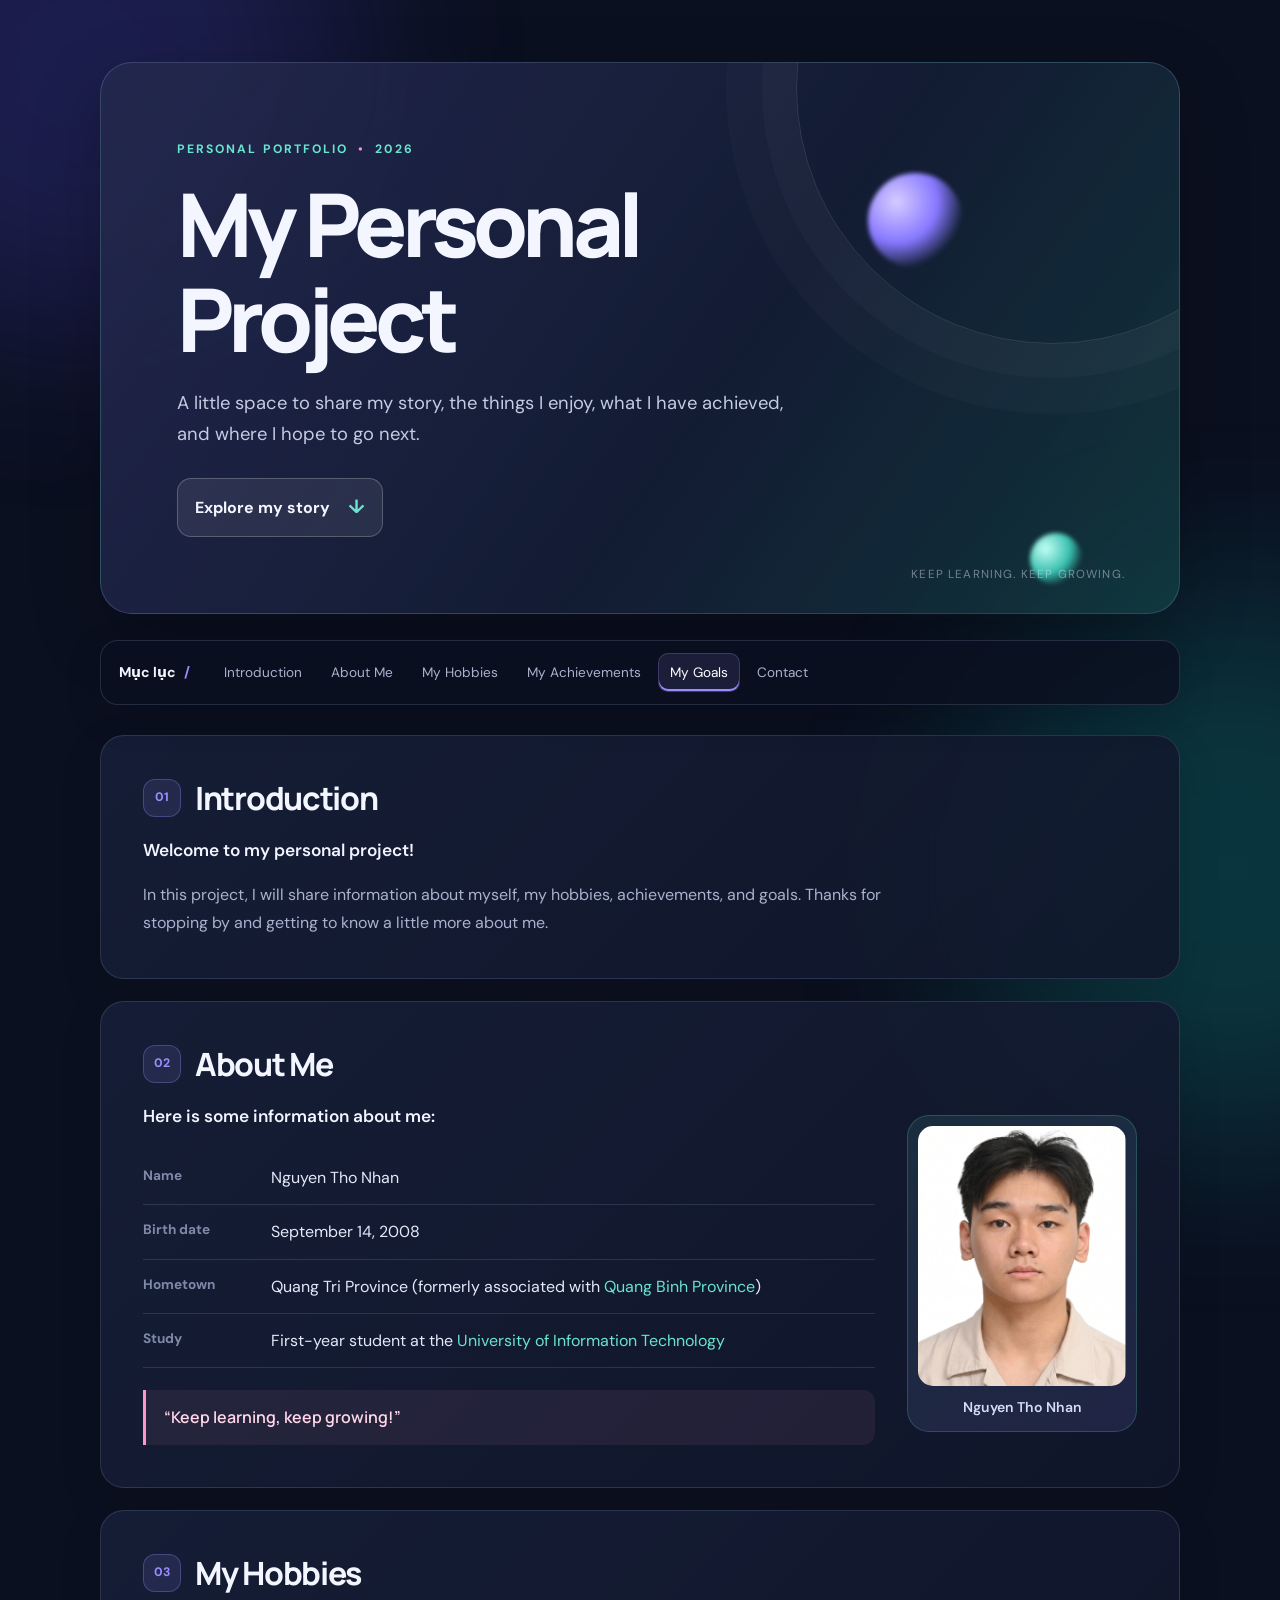
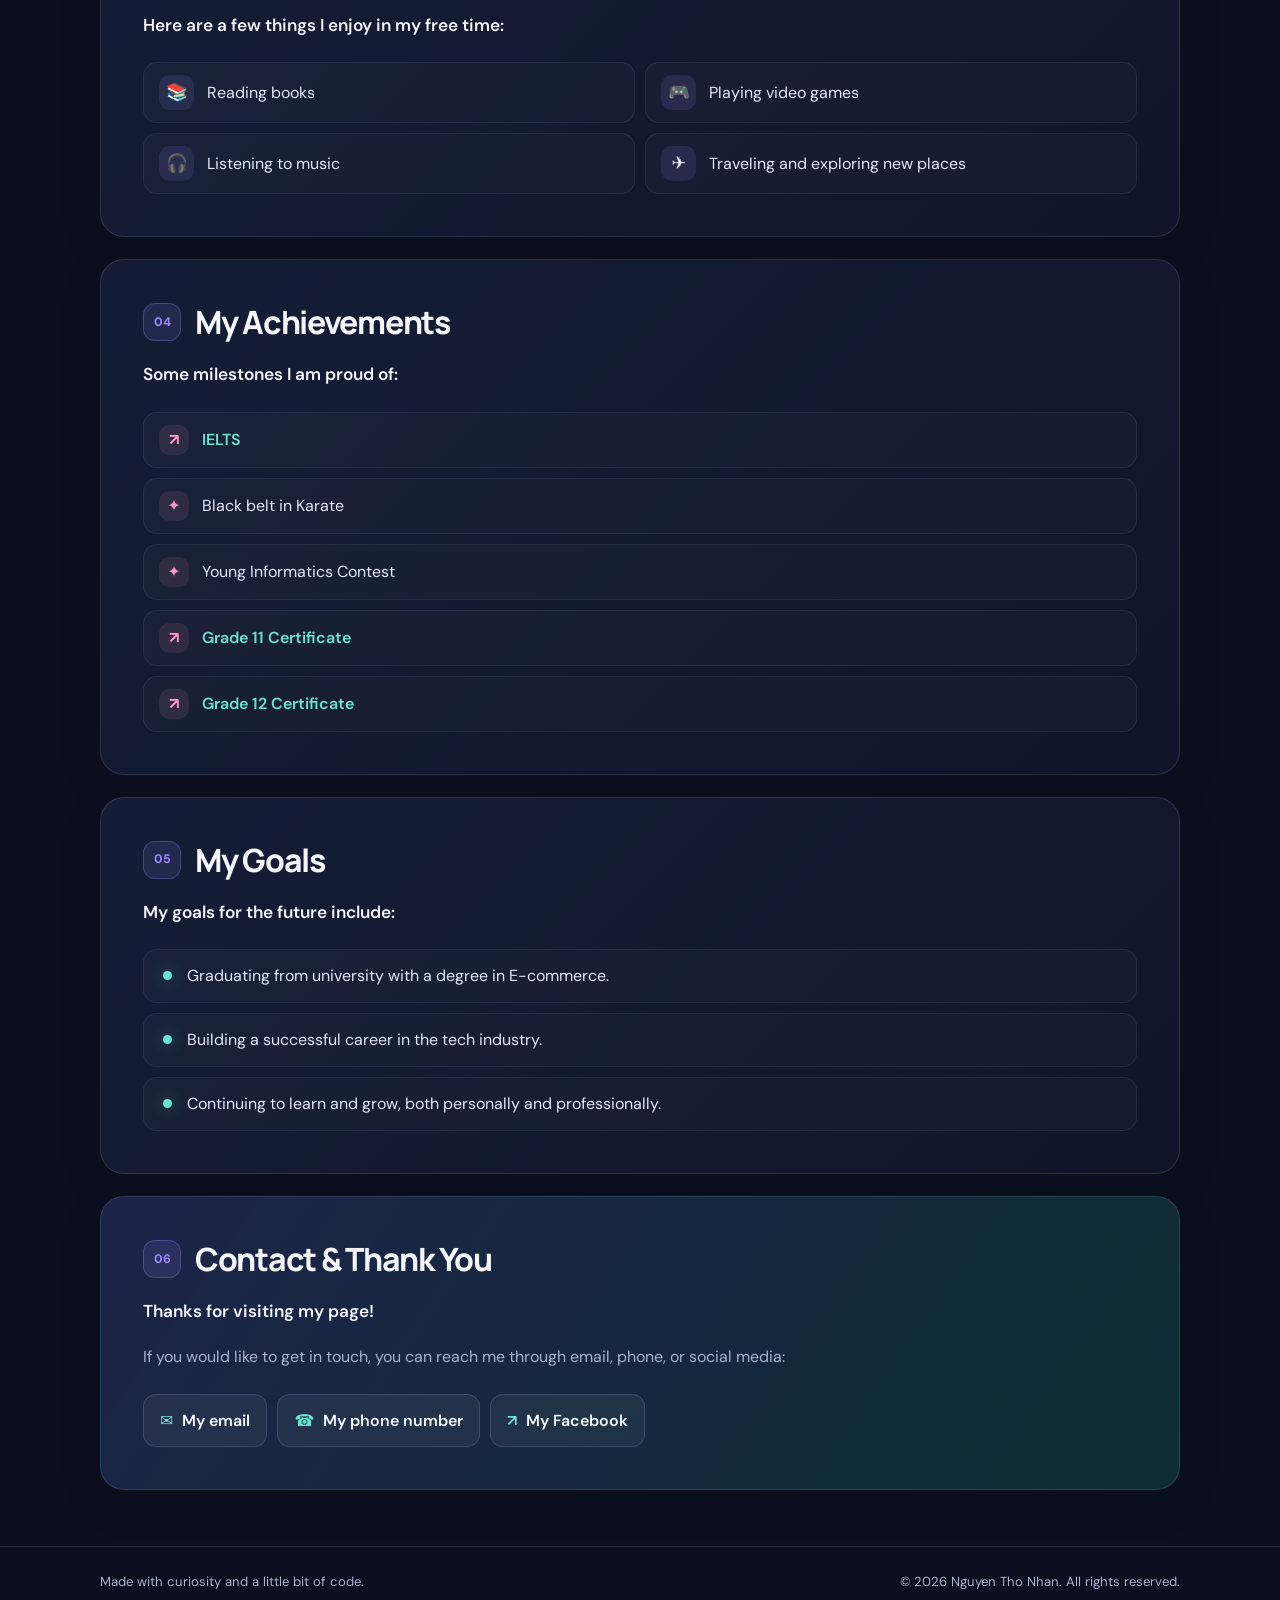
<file: index.html>
<!DOCTYPE html>
<html lang="en">
<head>
    <meta charset="utf-8">
    <meta name="viewport" content="width=device-width, initial-scale=1">
    <meta name="description" content="A personal portfolio sharing my background, hobbies, achievements, and goals.">

    <title>My Personal Project</title>

    <link href="linkinbio.css" rel="stylesheet">
    <link href="pic/favicon.ico" rel="icon" type="image/x-icon">

    <script src="linkinbio.js" defer></script>
</head>

<body>
    <div class="reading-progress" aria-hidden="true"></div>
    <a class="skip-link" href="#main-content">Skip to content</a>

    <header class="site-header" id="top">
        <div class="container">
            <div class="hero-card reveal">
                <div class="hero-orb hero-orb-one" aria-hidden="true"></div>
                <div class="hero-orb hero-orb-two" aria-hidden="true"></div>

                <p class="eyebrow">
                    PERSONAL PORTFOLIO <span>•</span> 2026
                </p>

                <h1>
                    My Personal Project
                </h1>

                <p class="hero-description">
                    A little space to share my story, the things I enjoy,
                    what I have achieved, and where I hope to go next.
                </p>

                <a class="hero-cta" href="#introduction">
                    Explore my story <span aria-hidden="true">↓</span>
                </a>

                <div class="hero-signature" aria-hidden="true">
                    Keep learning. Keep growing.
                </div>
            </div>
        </div>
    </header>

    <nav class="links container" aria-label="Table of contents">
        <p class="nav-title">Mục lục <span aria-hidden="true">/</span></p>

        <div class="nav-items">
            <a href="#introduction">Introduction</a>
            <a href="#about-me">About Me</a>
            <a href="#my-hobbies">My Hobbies</a>
            <a href="#my-achievements">My Achievements</a>
            <a href="#my-goals">My Goals</a>
            <a href="#contact">Contact</a>
        </div>
    </nav>

    <main class="container page-content" id="main-content">

        <section class="content-card reveal" id="introduction">
            <h2><span class="section-number">01</span> Introduction</h2>

            <p class="lead">Welcome to my personal project!</p>

            <p>
                In this project, I will share information about myself,
                my hobbies, achievements, and goals. Thanks for stopping
                by and getting to know a little more about me.
            </p>
        </section>

        <section class="content-card reveal" id="about-me">
            <h2><span class="section-number">02</span> About Me</h2>

            <div class="about-grid">
                <div class="about-details">
                    <p class="lead">Here is some information about me:</p>

                    <div class="info-list">
                        <p class="info-row">
                            <span class="info-label">Name</span>
                            <span>Nguyen Tho Nhan</span>
                        </p>

                        <p class="info-row">
                            <span class="info-label">Birth date</span>
                            <span>September 14, 2008</span>
                        </p>

                        <p class="info-row">
                            <span class="info-label">Hometown</span>
                            <span>
                                Quang Tri Province (formerly associated with
                                <a href="https://en.wikipedia.org/wiki/Quang_Binh_Province"
                                   target="_blank"
                                   rel="noopener noreferrer">Quang Binh Province</a>)
                            </span>
                        </p>

                        <p class="info-row">
                            <span class="info-label">Study</span>
                            <span>
                                First-year student at the
                                <a href="https://www.uit.edu.vn/"
                                   target="_blank"
                                   rel="noopener noreferrer">University of Information Technology</a>
                            </span>
                        </p>
                    </div>

                    <blockquote class="slogan">
                        “Keep learning, keep growing!”
                    </blockquote>
                </div>

                <figure class="avatar-frame">
                    <img
                        id="avt"
                        src="pic/Screenshot 2026-08-11 155703.png"
                        alt="Portrait of Nguyen Tho Nhan"
                    >
                    <figcaption>Nguyen Tho Nhan</figcaption>
                </figure>
            </div>
        </section>

        <section class="content-card reveal" id="my-hobbies">
            <h2><span class="section-number">03</span> My Hobbies</h2>

            <p class="lead">
                Here are a few things I enjoy in my free time:
            </p>

            <ul class="feature-list hobby-list">
                <li>
                    <span class="list-icon" aria-hidden="true">📚</span>
                    <span>Reading books</span>
                </li>
                <li>
                    <span class="list-icon" aria-hidden="true">🎮</span>
                    <span>Playing video games</span>
                </li>
                <li>
                    <span class="list-icon" aria-hidden="true">🎧</span>
                    <span>Listening to music</span>
                </li>
                <li>
                    <span class="list-icon" aria-hidden="true">✈️</span>
                    <span>Traveling and exploring new places</span>
                </li>
            </ul>
        </section>

        <section class="content-card reveal" id="my-achievements">
            <h2><span class="section-number">04</span> My Achievements</h2>

            <p class="lead">Some milestones I am proud of:</p>

            <ul class="feature-list achievement-list">
                <li>
                    <span class="achievement-mark" aria-hidden="true">↗</span>
                    <a href="pic/ielt.png" target="_blank" rel="noopener noreferrer">IELTS</a>
                </li>
                <li>
                    <span class="achievement-mark" aria-hidden="true">✦</span>
                    <span>Black belt in Karate</span>
                </li>
                <li>
                    <span class="achievement-mark" aria-hidden="true">✦</span>
                    <span>Young Informatics Contest</span>
                </li>
                <li>
                    <span class="achievement-mark" aria-hidden="true">↗</span>
                    <a href="pic/hsg11.png" target="_blank" rel="noopener noreferrer">Grade 11 Certificate</a>
                </li>
                <li>
                    <span class="achievement-mark" aria-hidden="true">↗</span>
                    <a href="pic/hsg12.png" target="_blank" rel="noopener noreferrer">Grade 12 Certificate</a>
                </li>
            </ul>
        </section>

        <section class="content-card reveal" id="my-goals">
            <h2><span class="section-number">05</span> My Goals</h2>

            <p class="lead">My goals for the future include:</p>

            <ul class="goal-list">
                <li>
                    <span class="goal-dot" aria-hidden="true"></span>
                    <span>Graduating from university with a degree in E-commerce.</span>
                </li>
                <li>
                    <span class="goal-dot" aria-hidden="true"></span>
                    <span>Building a successful career in the tech industry.</span>
                </li>
                <li>
                    <span class="goal-dot" aria-hidden="true"></span>
                    <span>Continuing to learn and grow, both personally and professionally.</span>
                </li>
            </ul>
        </section>

        <section class="content-card contact-card reveal" id="contact">
            <h2><span class="section-number">06</span> Contact &amp; Thank You</h2>

            <p class="lead">Thanks for visiting my page!</p>

            <p>
                If you would like to get in touch, you can reach me
                through email, phone, or social media:
            </p>

            <ul class="contact-list">
                <li>
                    <a href="mailto:thonhan6.1@gmail.com">
                        <span aria-hidden="true">✉</span> My email
                    </a>
                </li>
                <li>
                    <a href="tel:0913295121">
                        <span aria-hidden="true">☎</span> My phone number
                    </a>
                </li>
                <li>
                    <a href="https://web.facebook.com/tho.nhan.389813"
                       target="_blank"
                       rel="noopener noreferrer">
                        <span aria-hidden="true">↗</span> My Facebook
                    </a>
                </li>
            </ul>
        </section>

    </main>

    <footer class="site-footer">
        <div class="container footer-inner">
            <p>Made with curiosity and a little bit of code.</p>

            <p>
                © <span id="current-year">2026</span>
                Nguyen Tho Nhan. All rights reserved.
            </p>
        </div>
    </footer>
</body>
</html>
</file>
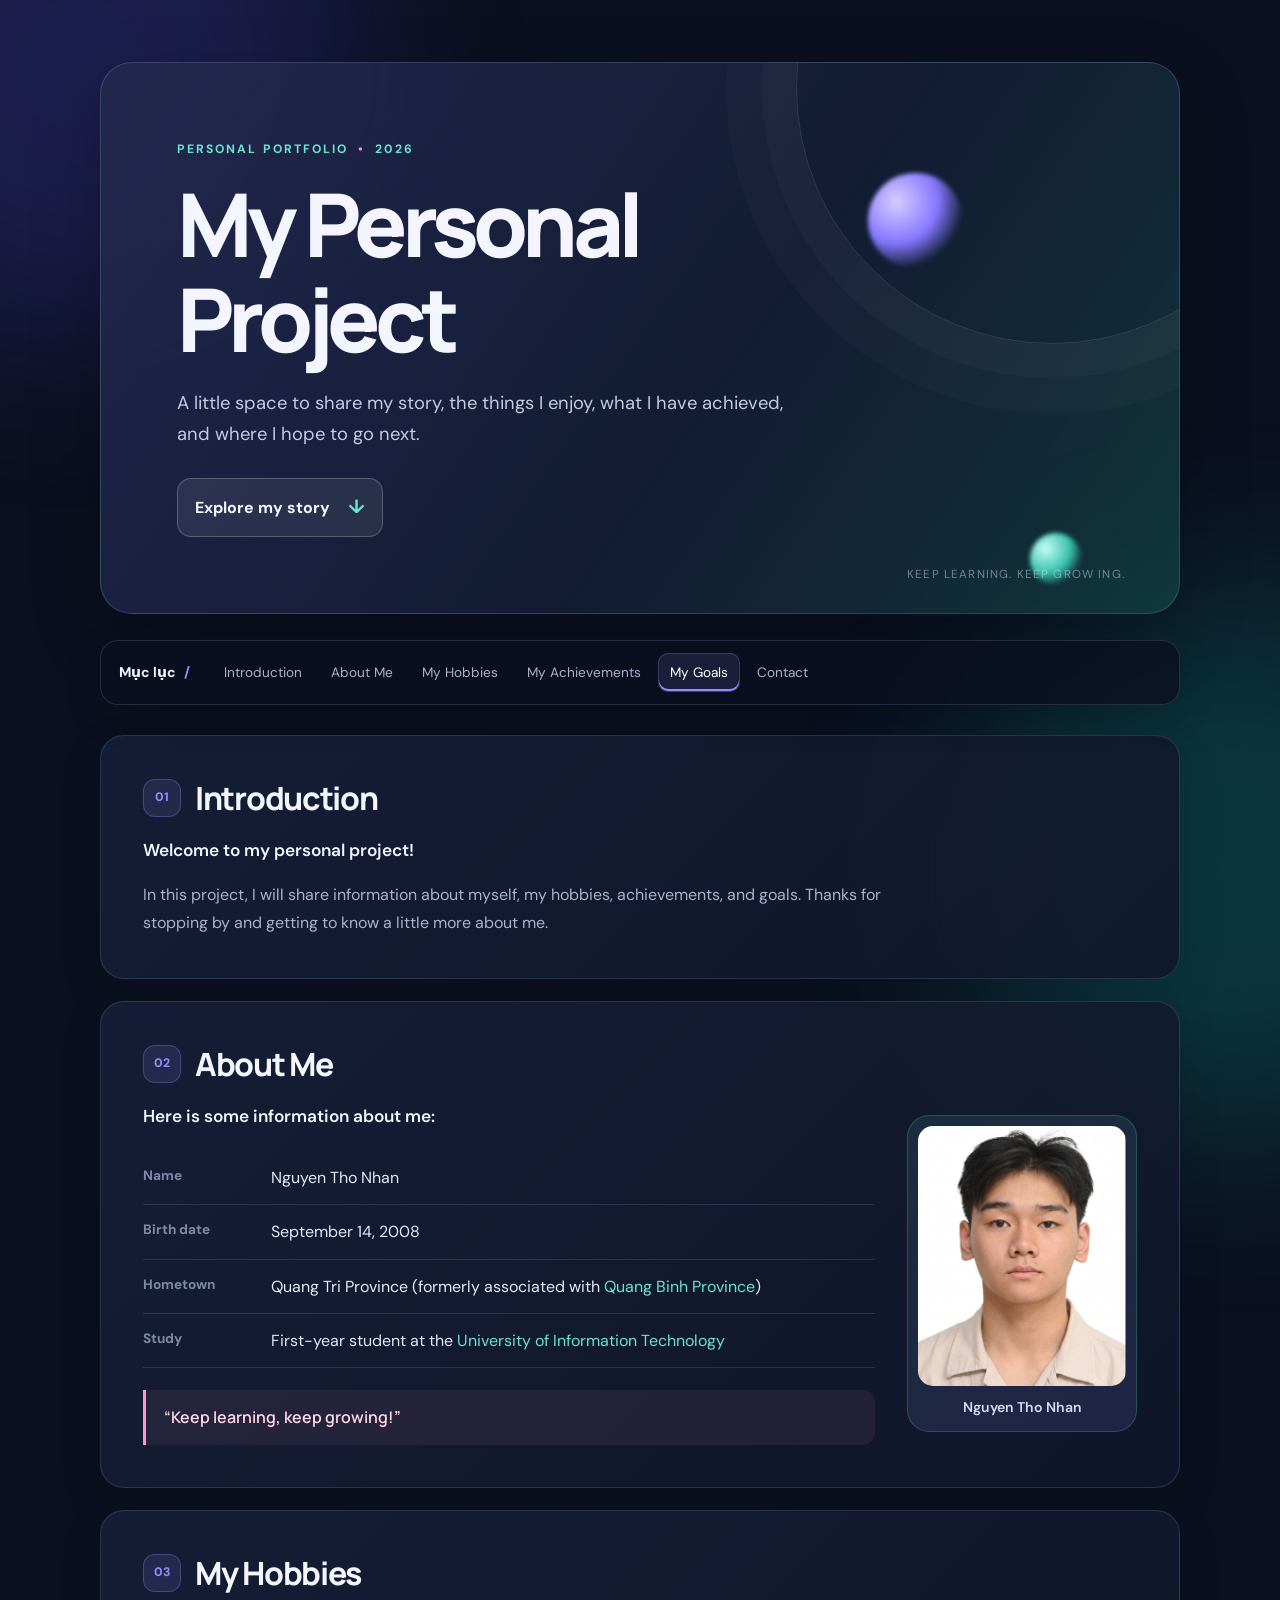
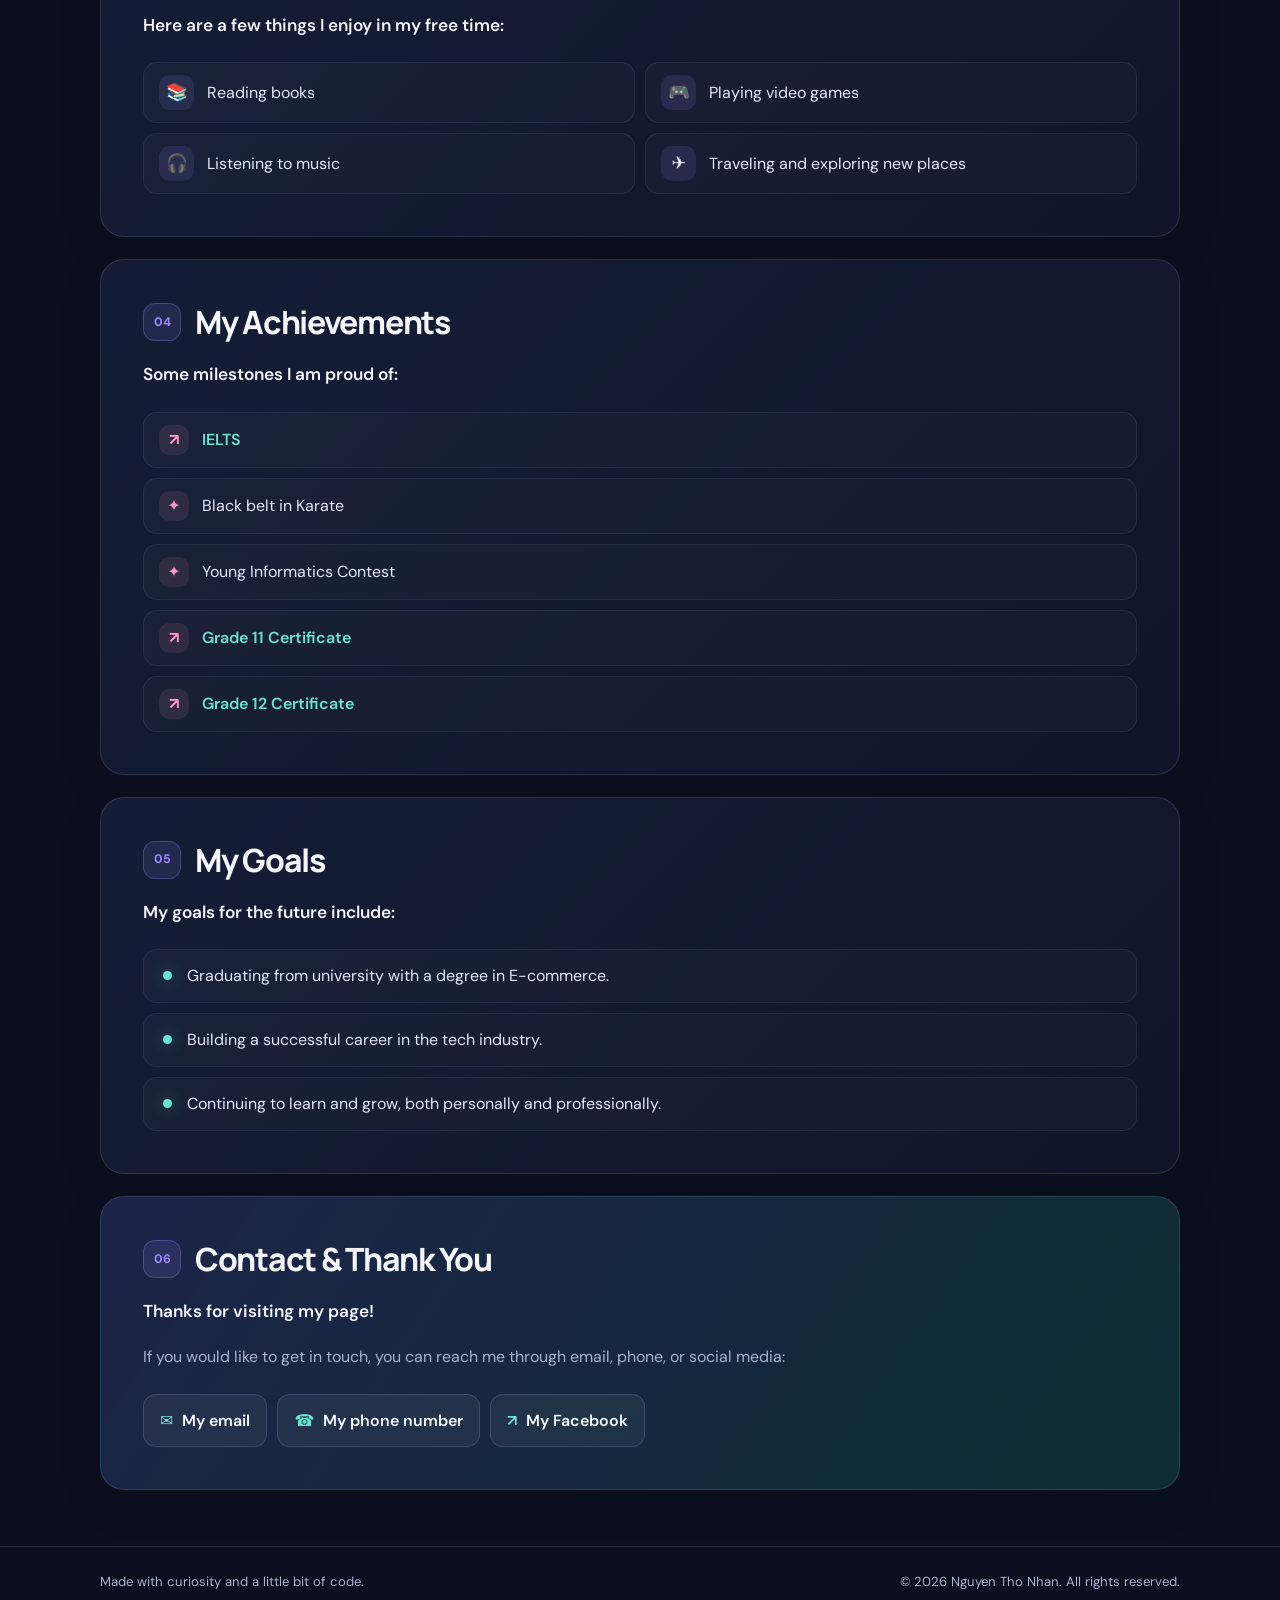
<file: linkinbio.html>
<!DOCTYPE html>
<html lang="en">
<head>
    <meta charset="utf-8">
    <meta name="viewport" content="width=device-width, initial-scale=1">
    <meta name="description" content="A personal portfolio sharing my background, hobbies, achievements, and goals.">

    <title>My Personal Project</title>

    <link href="linkinbio.css" rel="stylesheet">
    <link href="pic/favicon.ico" rel="icon" type="image/x-icon">

    <script src="linkinbio.js" defer></script>
</head>

<body>
    <div class="reading-progress" aria-hidden="true"></div>
    <a class="skip-link" href="#main-content">Skip to content</a>

    <header class="site-header" id="top">
        <div class="container">
            <div class="hero-card reveal">
                <div class="hero-orb hero-orb-one" aria-hidden="true"></div>
                <div class="hero-orb hero-orb-two" aria-hidden="true"></div>

                <p class="eyebrow">
                    PERSONAL PORTFOLIO <span>•</span> 2026
                </p>

                <h1>
                    My Personal Project
                </h1>

                <p class="hero-description">
                    A little space to share my story, the things I enjoy,
                    what I have achieved, and where I hope to go next.
                </p>

                <a class="hero-cta" href="#introduction">
                    Explore my story <span aria-hidden="true">↓</span>
                </a>

                <div class="hero-signature" aria-hidden="true">
                    Keep learning. Keep grow
                    
                    ing.
                </div>
            </div>
        </div>
    </header>

    <nav class="links container" aria-label="Table of contents">
        <p class="nav-title">Mục lục <span aria-hidden="true">/</span></p>

        <div class="nav-items">
            <a href="#introduction">Introduction</a>
            <a href="#about-me">About Me</a>
            <a href="#my-hobbies">My Hobbies</a>
            <a href="#my-achievements">My Achievements</a>
            <a href="#my-goals">My Goals</a>
            <a href="#contact">Contact</a>
        </div>
    </nav>

    <main class="container page-content" id="main-content">

        <section class="content-card reveal" id="introduction">
            <h2><span class="section-number">01</span> Introduction</h2>

            <p class="lead">Welcome to my personal project!</p>

            <p>
                In this project, I will share information about myself,
                my hobbies, achievements, and goals. Thanks for stopping
                by and getting to know a little more about me.
            </p>
        </section>

        <section class="content-card reveal" id="about-me">
            <h2><span class="section-number">02</span> About Me</h2>

            <div class="about-grid">
                <div class="about-details">
                    <p class="lead">Here is some information about me:</p>

                    <div class="info-list">
                        <p class="info-row">
                            <span class="info-label">Name</span>
                            <span>Nguyen Tho Nhan</span>
                        </p>

                        <p class="info-row">
                            <span class="info-label">Birth date</span>
                            <span>September 14, 2008</span>
                        </p>

                        <p class="info-row">
                            <span class="info-label">Hometown</span>
                            <span>
                                Quang Tri Province (formerly associated with
                                <a href="https://en.wikipedia.org/wiki/Quang_Binh_Province"
                                   target="_blank"
                                   rel="noopener noreferrer">Quang Binh Province</a>)
                            </span>
                        </p>

                        <p class="info-row">
                            <span class="info-label">Study</span>
                            <span>
                                First-year student at the
                                <a href="https://www.uit.edu.vn/"
                                   target="_blank"
                                   rel="noopener noreferrer">University of Information Technology</a>
                            </span>
                        </p>
                    </div>

                    <blockquote class="slogan">
                        “Keep learning, keep growing!”
                    </blockquote>
                </div>

                <figure class="avatar-frame">
                    <img
                        id="avt"
                        src="pic/Screenshot 2026-08-11 155703.png"
                        alt="Portrait of Nguyen Tho Nhan"
                    >
                    <figcaption>Nguyen Tho Nhan</figcaption>
                </figure>
            </div>
        </section>

        <section class="content-card reveal" id="my-hobbies">
            <h2><span class="section-number">03</span> My Hobbies</h2>

            <p class="lead">
                Here are a few things I enjoy in my free time:
            </p>

            <ul class="feature-list hobby-list">
                <li>
                    <span class="list-icon" aria-hidden="true">📚</span>
                    <span>Reading books</span>
                </li>
                <li>
                    <span class="list-icon" aria-hidden="true">🎮</span>
                    <span>Playing video games</span>
                </li>
                <li>
                    <span class="list-icon" aria-hidden="true">🎧</span>
                    <span>Listening to music</span>
                </li>
                <li>
                    <span class="list-icon" aria-hidden="true">✈️</span>
                    <span>Traveling and exploring new places</span>
                </li>
            </ul>
        </section>

        <section class="content-card reveal" id="my-achievements">
            <h2><span class="section-number">04</span> My Achievements</h2>

            <p class="lead">Some milestones I am proud of:</p>

            <ul class="feature-list achievement-list">
                <li>
                    <span class="achievement-mark" aria-hidden="true">↗</span>
                    <a href="pic/ielts.png" target="_blank" rel="noopener noreferrer">IELTS</a>
                </li>
                <li>
                    <span class="achievement-mark" aria-hidden="true">✦</span>
                    <span>Black belt in Karate</span>
                </li>
                <li>
                    <span class="achievement-mark" aria-hidden="true">✦</span>
                    <span>Young Informatics Contest</span>
                </li>
                <li>
                    <span class="achievement-mark" aria-hidden="true">↗</span>
                    <a href="pic/hsg11.png" target="_blank" rel="noopener noreferrer">Grade 11 Certificate</a>
                </li>
                <li>
                    <span class="achievement-mark" aria-hidden="true">↗</span>
                    <a href="pic/hsg12.png" target="_blank" rel="noopener noreferrer">Grade 12 Certificate</a>
                </li>
            </ul>
        </section>

        <section class="content-card reveal" id="my-goals">
            <h2><span class="section-number">05</span> My Goals</h2>

            <p class="lead">My goals for the future include:</p>

            <ul class="goal-list">
                <li>
                    <span class="goal-dot" aria-hidden="true"></span>
                    <span>Graduating from university with a degree in E-commerce.</span>
                </li>
                <li>
                    <span class="goal-dot" aria-hidden="true"></span>
                    <span>Building a successful career in the tech industry.</span>
                </li>
                <li>
                    <span class="goal-dot" aria-hidden="true"></span>
                    <span>Continuing to learn and grow, both personally and professionally.</span>
                </li>
            </ul>
        </section>

        <section class="content-card contact-card reveal" id="contact">
            <h2><span class="section-number">06</span> Contact &amp; Thank You</h2>

            <p class="lead">Thanks for visiting my page!</p>

            <p>
                If you would like to get in touch, you can reach me
                through email, phone, or social media:
            </p>

            <ul class="contact-list">
                <li>
                    <a href="mailto:thonhan6.1@gmail.com">
                        <span aria-hidden="true">✉</span> My email
                    </a>
                </li>
                <li>
                    <a href="tel:0913295121">
                        <span aria-hidden="true">☎</span> My phone number
                    </a>
                </li>
                <li>
                    <a href="https://web.facebook.com/tho.nhan.389813"
                       target="_blank"
                       rel="noopener noreferrer">
                        <span aria-hidden="true">↗</span> My Facebook
                    </a>
                </li>
            </ul>
        </section>

    </main>

    <footer class="site-footer">
        <div class="container footer-inner">
            <p>Made with curiosity and a little bit of code.</p>

            <p>
                © <span id="current-year">2026</span>
                Nguyen Tho Nhan. All rights reserved.
            </p>
        </div>
    </footer>
</body>
</html>
</file>
<file: linkinbio.css>
@import url('https://fonts.googleapis.com/css2?family=DM+Sans:wght@400;500;600;700&family=Manrope:wght@400;500;600;700;800&display=swap');

:root {
    color-scheme: dark;
    --bg: #0b1020;
    --surface: rgba(18, 26, 48, 0.82);
    --surface-strong: #141d35;
    --text: #f4f6ff;
    --muted: #a9b2ce;
    --line: rgba(173, 189, 235, 0.16);
    --purple: #9a8cff;
    --cyan: #69e4d0;
    --pink: #ff95c8;
    --radius: 24px;
    --shadow: 0 24px 70px rgba(0, 0, 0, 0.24);
}

* { box-sizing: border-box; }
html { scroll-behavior: smooth; scroll-padding-top: 110px; }
body {
    margin: 0;
    min-height: 100vh;
    overflow-x: hidden;
    background: var(--bg);
    color: var(--text);
    font-family: 'DM Sans', system-ui, -apple-system, BlinkMacSystemFont, 'Segoe UI', sans-serif;
    line-height: 1.7;
}
body::before,
body::after {
    position: fixed;
    z-index: -1;
    width: 34rem;
    height: 34rem;
    border-radius: 50%;
    content: '';
    pointer-events: none;
    filter: blur(95px);
    opacity: 0.2;
    animation: ambient-float 18s ease-in-out infinite alternate;
}
body::before { top: -13rem; left: -12rem; background: #6255ff; }
body::after { right: -14rem; bottom: -15rem; background: #0bcab7; animation-delay: -8s; }

a { color: var(--cyan); text-decoration: none; text-underline-offset: 4px; transition: color 180ms ease, opacity 180ms ease; }
a:hover { color: #b5fff2; }
a:focus-visible, button:focus-visible { outline: 3px solid var(--pink); outline-offset: 4px; }
img { max-width: 100%; }
.container { width: min(1080px, calc(100% - 40px)); margin-inline: auto; }

.reading-progress {
    position: fixed;
    z-index: 1000;
    inset: 0 auto auto 0;
    width: 100%;
    height: 4px;
    background: linear-gradient(90deg, var(--purple), var(--pink), var(--cyan));
    transform: scaleX(0);
    transform-origin: left center;
    box-shadow: 0 0 18px rgba(154, 140, 255, 0.6);
}
.skip-link {
    position: fixed;
    z-index: 1100;
    top: 10px;
    left: 10px;
    padding: 10px 14px;
    transform: translateY(-150%);
    border-radius: 12px;
    background: white;
    color: #111827;
}
.skip-link:focus { transform: translateY(0); }

.site-header { padding: 62px 0 26px; }
.hero-card {
    position: relative;
    isolation: isolate;
    overflow: hidden;
    padding: clamp(30px, 7vw, 76px);
    border: 1px solid rgba(186, 196, 255, 0.2);
    border-radius: 32px;
    background: linear-gradient(125deg, rgba(35, 39, 78, 0.97), rgba(20, 29, 53, 0.92) 58%, rgba(18, 65, 68, 0.75));
    box-shadow: var(--shadow);
}
.hero-card::before {
    position: absolute;
    z-index: -1;
    top: -42%;
    right: -12%;
    width: min(47vw, 510px);
    aspect-ratio: 1;
    border: 1px solid rgba(255, 255, 255, 0.12);
    border-radius: 50%;
    content: '';
    box-shadow: 0 0 0 34px rgba(255, 255, 255, 0.025), 0 0 0 70px rgba(255, 255, 255, 0.02);
}
.hero-orb { position: absolute; z-index: -1; border-radius: 50%; filter: blur(2px); pointer-events: none; }
.hero-orb-one { top: 20%; right: 20%; width: 95px; height: 95px; background: radial-gradient(circle at 30% 30%, #d7ccff, #8677ff 44%, rgba(134, 119, 255, 0) 72%); animation: orb-drift 9s ease-in-out infinite; }
.hero-orb-two { right: 9%; bottom: 5%; width: 52px; height: 52px; background: radial-gradient(circle at 30% 30%, #c3fff5, #38bfae 48%, rgba(56, 191, 174, 0) 74%); animation: orb-drift 7s ease-in-out infinite reverse; }
.eyebrow { margin: 0 0 16px; color: var(--cyan); font-size: 0.76rem; font-weight: 700; letter-spacing: 0.17em; }
.eyebrow span { padding-inline: 5px; color: var(--pink); }
h1, h2 { font-family: 'Manrope', 'DM Sans', sans-serif; }
h1 { max-width: 750px; margin: 0; font-size: clamp(2.5rem, 7vw, 5.5rem); font-weight: 800; letter-spacing: -0.065em; line-height: 1.08; }
.title-dot { color: var(--pink); }
.hero-description { max-width: 610px; margin: 22px 0 28px; color: #c4cbe2; font-size: clamp(1rem, 1.7vw, 1.15rem); }
.hero-cta { display: inline-flex; align-items: center; gap: 18px; padding: 12px 17px; border: 1px solid rgba(255,255,255,.22); border-radius: 14px; background: rgba(255,255,255,.08); color: var(--text); font-weight: 700; transition: transform 180ms ease, background 180ms ease, border-color 180ms ease; }
.hero-cta:hover { transform: translateY(-3px); border-color: rgba(105, 228, 208, .7); background: rgba(105, 228, 208, .12); color: white; }
.hero-cta span { color: var(--cyan); font-size: 1.2rem; }
.hero-signature { position: absolute; right: clamp(24px, 5vw, 54px); bottom: 28px; color: rgba(232, 236, 255, .46); font-size: .73rem; letter-spacing: .1em; text-transform: uppercase; }

.links {
    position: sticky;
    z-index: 100;
    top: 12px;
    display: flex;
    align-items: center;
    gap: 18px;
    margin-bottom: 30px;
    padding: 12px 14px;
    border: 1px solid var(--line);
    border-radius: 18px;
    background: rgba(11, 16, 32, .82);
    box-shadow: 0 12px 36px rgba(0, 0, 0, .16);
    backdrop-filter: blur(18px);
}
.nav-title { flex: 0 0 auto; margin: 0 4px; color: var(--text); font-weight: 700; font-size: .88rem; white-space: nowrap; }
.nav-title span { padding-left: 5px; color: var(--purple); }
.nav-items { display: flex; flex-wrap: wrap; align-items: center; gap: 5px; }
.nav-items a { padding: 7px 11px; border: 1px solid transparent; border-radius: 10px; color: var(--muted); font-size: .85rem; transition: color 180ms ease, background 180ms ease, border-color 180ms ease; }
.nav-items a:hover, .nav-items a.active { border-color: rgba(154, 140, 255, .25); background: rgba(154, 140, 255, .12); color: #fff; }
.nav-items a.active { box-shadow: inset 0 -2px 0 var(--purple); }

.page-content { display: grid; gap: 22px; padding-bottom: 56px; }
.content-card {
    position: relative;
    overflow: hidden;
    padding: clamp(24px, 4.2vw, 42px);
    border: 1px solid var(--line);
    border-radius: var(--radius);
    background: linear-gradient(135deg, rgba(22, 31, 56, .91), rgba(16, 23, 43, .89));
    box-shadow: 0 14px 44px rgba(0, 0, 0, .12);
    scroll-margin-top: 110px;
    transition: border-color 250ms ease, transform 250ms ease, box-shadow 250ms ease;
}
.content-card:hover { border-color: rgba(154, 140, 255, .32); box-shadow: 0 20px 56px rgba(0, 0, 0, .2); }
.content-card h2 { display: flex; align-items: center; gap: 14px; margin: 0 0 18px; font-size: clamp(1.45rem, 3vw, 2rem); font-weight: 750; letter-spacing: -.04em; line-height: 1.25; }
.section-number { display: inline-grid; flex: 0 0 auto; width: 38px; height: 38px; place-items: center; border: 1px solid rgba(154, 140, 255, .3); border-radius: 12px; background: rgba(154, 140, 255, .12); color: var(--purple); font-family: 'DM Sans', sans-serif; font-size: .77rem; letter-spacing: 0; }
p { color: var(--muted); }
.content-card p { max-width: 760px; }
.lead { margin: 0 0 12px; color: #f2f4ff; font-size: 1.08rem; font-weight: 600; }
.content-card > p:last-child { margin-bottom: 0; }
.about-grid { display: grid; grid-template-columns: minmax(0, 1fr) 230px; align-items: center; gap: 32px; }
.info-list { display: grid; gap: 0; margin-top: 20px; }
.info-row { display: grid; grid-template-columns: 112px minmax(0, 1fr); gap: 16px; margin: 0; padding: 13px 0; border-bottom: 1px solid var(--line); overflow-wrap: anywhere; }
.info-label { color: #7f8aa9; font-size: .85rem; font-weight: 700; }
.info-row > span:last-child { color: #e4e8fa; }
.slogan { margin: 22px 0 0; padding: 14px 18px; border-left: 3px solid var(--pink); border-radius: 0 12px 12px 0; background: rgba(255, 149, 200, .07); color: #ffd7e9; font-family: 'Manrope', sans-serif; font-weight: 600; }
.avatar-frame { margin: 0; padding: 10px; border: 1px solid rgba(105, 228, 208, .2); border-radius: 22px; background: linear-gradient(145deg, rgba(105, 228, 208, .1), rgba(154, 140, 255, .12)); text-align: center; }
.avatar-frame img { display: block; width: 100%; aspect-ratio: 4 / 5; border-radius: 15px; background: #222c48; object-fit: cover; transition: transform 350ms ease, filter 350ms ease; }
.avatar-frame:hover img { transform: scale(1.025); filter: saturate(1.08); }
.avatar-frame figcaption { padding: 10px 4px 1px; color: #d5dcf6; font-size: .88rem; font-weight: 600; }

.feature-list, .goal-list { display: grid; gap: 10px; margin: 22px 0 0; padding: 0; list-style: none; }
.feature-list li, .goal-list li { display: flex; align-items: center; gap: 13px; min-height: 54px; padding: 12px 15px; border: 1px solid rgba(173, 189, 235, .1); border-radius: 14px; background: rgba(255, 255, 255, .025); color: #e4e8fa; transition: transform 200ms ease, background 200ms ease, border-color 200ms ease; }
.feature-list li:hover, .goal-list li:hover { transform: translateX(4px); border-color: rgba(105, 228, 208, .25); background: rgba(105, 228, 208, .05); }
.hobby-list { grid-template-columns: repeat(2, minmax(0, 1fr)); }
.list-icon { display: inline-grid; flex: 0 0 auto; width: 35px; height: 35px; place-items: center; border-radius: 11px; background: rgba(154, 140, 255, .12); font-size: 1.1rem; }
.achievement-list a { font-weight: 600; }
.achievement-mark { display: inline-grid; flex: 0 0 auto; width: 30px; height: 30px; place-items: center; border-radius: 10px; background: rgba(255, 149, 200, .1); color: var(--pink); font-weight: 700; }
.goal-list li { align-items: flex-start; }
.goal-dot { flex: 0 0 auto; width: 9px; height: 9px; margin: 9px 2px 0 4px; border-radius: 50%; background: var(--cyan); box-shadow: 0 0 15px rgba(105, 228, 208, .45); }
.contact-card { background: linear-gradient(125deg, rgba(31, 37, 75, .95), rgba(14, 48, 53, .9)); }
.contact-list { display: flex; flex-wrap: wrap; gap: 10px; margin: 24px 0 0; padding: 0; list-style: none; }
.contact-list a { display: inline-flex; align-items: center; gap: 9px; padding: 12px 16px; border: 1px solid rgba(173, 189, 235, .2); border-radius: 13px; background: rgba(255, 255, 255, .05); color: #f4f6ff; font-weight: 600; transition: transform 180ms ease, background 180ms ease, border-color 180ms ease; }
.contact-list a span { color: var(--cyan); }
.contact-list a:hover { transform: translateY(-3px); border-color: rgba(105, 228, 208, .4); background: rgba(105, 228, 208, .08); }
.site-footer { padding: 24px 0 32px; border-top: 1px solid var(--line); }
.footer-inner { display: flex; justify-content: space-between; gap: 12px 24px; }
.footer-inner p { margin: 0; font-size: .82rem; }
.back-to-top { position: fixed; z-index: 90; right: 22px; bottom: 22px; display: grid; width: 46px; height: 46px; place-items: center; border: 1px solid rgba(255,255,255,.2); border-radius: 15px; background: rgba(30, 39, 67, .9); color: white; font-size: 1.3rem; cursor: pointer; box-shadow: 0 10px 30px rgba(0,0,0,.3); opacity: 0; pointer-events: none; transform: translateY(10px); transition: opacity 180ms ease, transform 180ms ease, background 180ms ease; backdrop-filter: blur(12px); }
.back-to-top.visible { opacity: 1; pointer-events: auto; transform: translateY(0); }
.back-to-top:hover { background: #4b448c; }

.js-ready .reveal { opacity: 0; transform: translateY(22px); transition: opacity 650ms ease, transform 650ms cubic-bezier(.2,.7,.2,1); }
.js-ready .reveal.is-visible { opacity: 1; transform: translateY(0); }

@keyframes ambient-float { from { transform: translate3d(0, 0, 0) scale(1); } to { transform: translate3d(35px, 22px, 0) scale(1.12); } }
@keyframes orb-drift { 0%, 100% { transform: translate3d(0, 0, 0); } 50% { transform: translate3d(-12px, 15px, 0); } }

@media (max-width: 760px) {
    .container { width: min(100% - 26px, 620px); }
    .site-header { padding-top: 28px; }
    .hero-card { border-radius: 24px; }
    .hero-card::before { top: -6%; right: -45%; width: 390px; }
    .hero-orb-one { right: 7%; top: 13%; width: 66px; height: 66px; opacity: .7; }
    .hero-signature { position: static; margin-top: 26px; font-size: .65rem; }
    .links { top: 7px; display: block; padding: 10px; border-radius: 15px; }
    .nav-title { margin: 0 0 7px 5px; font-size: .8rem; }
    .nav-items { gap: 3px; }
    .nav-items a { padding: 6px 8px; font-size: .78rem; }
    .about-grid { grid-template-columns: 1fr; }
    .avatar-frame { width: min(230px, 72%); justify-self: center; grid-row: 1; }
    .hobby-list { grid-template-columns: 1fr; }
    .footer-inner { flex-direction: column; }
}
@media (max-width: 440px) {
    .info-row { grid-template-columns: 1fr; gap: 3px; }
    .contact-list { flex-direction: column; }
    .contact-list a { width: 100%; }
    .content-card h2 { align-items: flex-start; gap: 10px; }
    .section-number { width: 33px; height: 33px; border-radius: 10px; }
    .back-to-top { right: 13px; bottom: 13px; }
}
@media (prefers-reduced-motion: reduce) {
    *, *::before, *::after { scroll-behavior: auto !important; animation-duration: .01ms !important; animation-iteration-count: 1 !important; transition-duration: .01ms !important; }
    .js-ready .reveal { opacity: 1; transform: none; }
}
</file>
